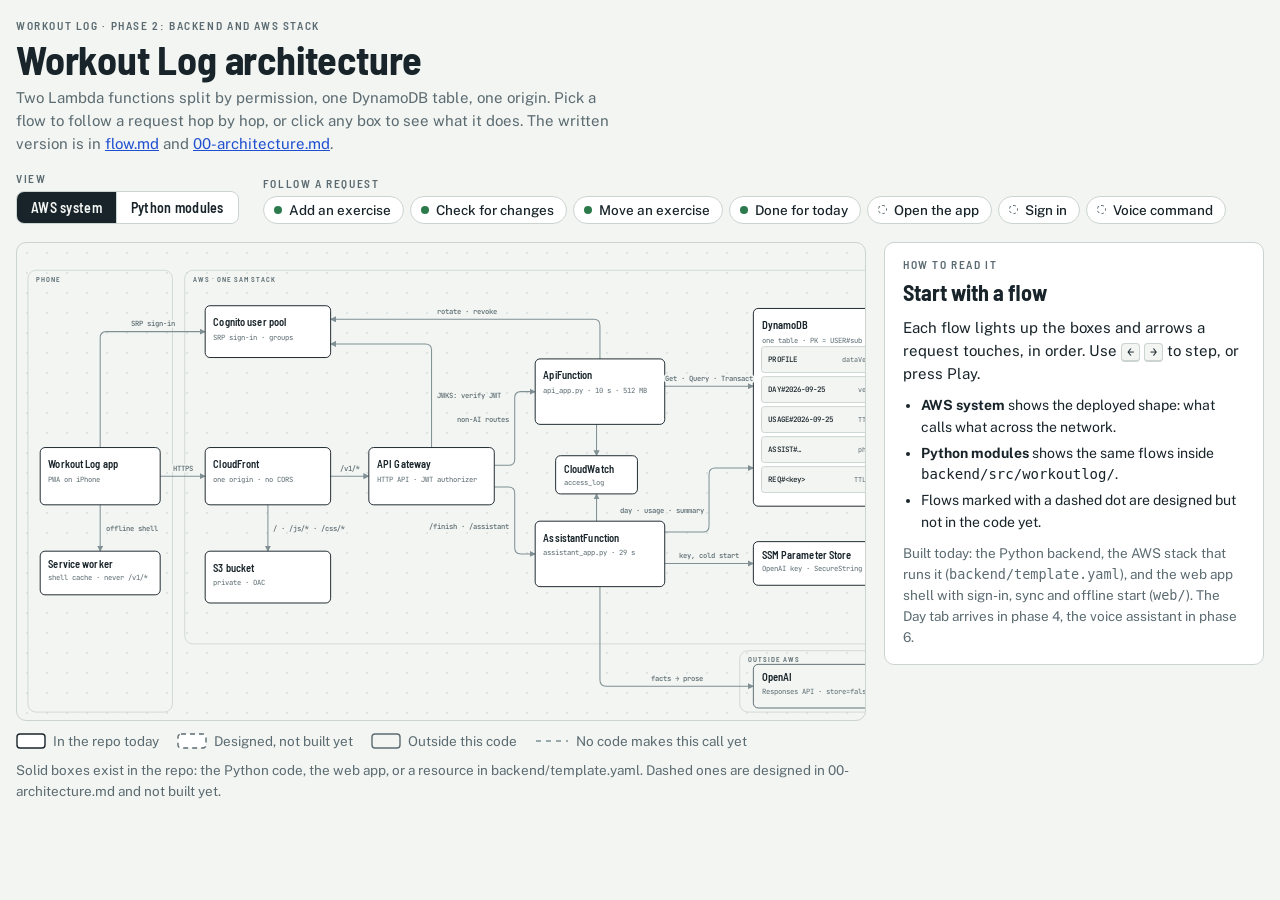
<file: docs/architecture.html>
<!doctype html>
<html lang="en">
<head>
<meta charset="utf-8">
<meta name="viewport" content="width=device-width, initial-scale=1, viewport-fit=cover">
<title>Workout Log Architecture</title>
<link rel="preconnect" href="https://fonts.googleapis.com">
<link rel="preconnect" href="https://fonts.gstatic.com" crossorigin>
<link rel="stylesheet" href="https://fonts.googleapis.com/css2?family=Barlow+Semi+Condensed:wght@500;600;700&family=Public+Sans:wght@400;500;600&family=JetBrains+Mono:wght@400;500;600&display=swap">
<style>
/* Layout: drafting-paper diagram on the left, a reading panel on the right that
   follows whatever is selected; stacks to one column on narrow screens. */
:root {
  --paper: #f3f5f2;
  --surface: #ffffff;
  --ink: #18242a;
  --muted: #5b6b71;
  --line: #cbd4d1;
  --grid: #dde4e1;
  --edge: #7f8f94;
  --accent: #1f4fd1;
  --accent-soft: #9fb3ec;
  --accent-wash: #e4eafb;
  --warn: #b9450f;
  --warn-wash: #fbeadf;
  --ok: #2c7a4c;
  --ok-wash: #e0f0e6;

  --display: "Barlow Semi Condensed", "Arial Narrow", "Helvetica Neue", Arial, sans-serif;
  --body: "Public Sans", "Segoe UI", system-ui, -apple-system, sans-serif;
  --mono: "JetBrains Mono", ui-monospace, "SF Mono", Menlo, Consolas, monospace;
  color-scheme: light;
}
@media (prefers-color-scheme: dark) {
  :root:not([data-theme="light"]) {
    --paper: #0f1518; --surface: #172025; --ink: #e2e9e6; --muted: #93a3a8;
    --line: #2b393f; --grid: #1a2428; --edge: #6d7e84;
    --accent: #7f9cff; --accent-soft: #3c5196; --accent-wash: #1b2650;
    --warn: #f0905f; --warn-wash: #3a2218; --ok: #6cc28f; --ok-wash: #163024;
    color-scheme: dark;
  }
}
:root[data-theme="dark"] {
  --paper: #0f1518; --surface: #172025; --ink: #e2e9e6; --muted: #93a3a8;
  --line: #2b393f; --grid: #1a2428; --edge: #6d7e84;
  --accent: #7f9cff; --accent-soft: #3c5196; --accent-wash: #1b2650;
  --warn: #f0905f; --warn-wash: #3a2218; --ok: #6cc28f; --ok-wash: #163024;
  color-scheme: dark;
}

* { box-sizing: border-box; }
html, body { margin: 0; }
body {
  background: var(--paper);
  color: var(--ink);
  font: 400 15px/1.55 var(--body);
  padding: max(20px, env(safe-area-inset-top, 0px)) 16px max(32px, env(safe-area-inset-bottom, 0px));
}
.wrap { max-width: 1480px; margin: 0 auto; display: grid; gap: 18px; }
[hidden] { display: none !important; }
button { font: inherit; color: inherit; }
:focus-visible { outline: 2px solid var(--accent); outline-offset: 2px; }

/* ---------- header ---------- */
header { display: grid; gap: 6px; }
.eyebrow {
  font: 600 11.5px/1 var(--display); letter-spacing: .14em; text-transform: uppercase;
  color: var(--muted); margin: 0;
}
h1 {
  font: 700 clamp(28px, 4vw, 40px)/1.05 var(--display); margin: 0; letter-spacing: -.005em;
  text-wrap: balance;
}
.lede { margin: 0; color: var(--muted); max-width: 68ch; }
.lede a { color: var(--accent); }

/* ---------- toolbar ---------- */
.toolbar { display: flex; flex-wrap: wrap; gap: 12px 24px; align-items: end; }
.group { display: grid; gap: 6px; min-width: 0; }
.seg { display: inline-flex; border: 1px solid var(--line); border-radius: 8px; overflow: hidden; background: var(--surface); }
.seg button {
  border: 0; background: transparent; padding: 7px 14px; cursor: pointer;
  font: 600 14px var(--display); letter-spacing: .02em;
}
.seg button + button { border-left: 1px solid var(--line); }
.seg button[aria-pressed="true"] { background: var(--ink); color: var(--paper); }
.chips { display: flex; flex-wrap: wrap; gap: 6px; }
.chip {
  border: 1px solid var(--line); background: var(--surface); border-radius: 999px;
  padding: 5px 12px 5px 10px; cursor: pointer; display: inline-flex; align-items: center; gap: 7px;
  font: 500 13.5px var(--body);
}
.chip .dot { width: 8px; height: 8px; border-radius: 50%; background: var(--ok); flex: none; }
.chip.designed .dot { background: transparent; border: 1.5px dashed var(--muted); width: 9px; height: 9px; }
.chip[aria-pressed="true"] { border-color: var(--accent); background: var(--accent-wash); color: var(--accent); }
.btn {
  border: 1px solid var(--line); background: var(--surface); border-radius: 7px;
  padding: 6px 12px; cursor: pointer; font: 500 13.5px var(--body);
}
.btn:hover, .chip:hover { border-color: var(--accent); }

/* ---------- main ---------- */
main { display: grid; grid-template-columns: minmax(0, 1fr) 380px; gap: 18px; align-items: start; }
@media (max-width: 1060px) { main { grid-template-columns: minmax(0, 1fr); } }

figure { margin: 0; min-width: 0; display: grid; gap: 10px; }
.board {
  border: 1px solid var(--line); border-radius: 10px; overflow-x: auto;
  background-color: var(--paper);
  background-image: radial-gradient(var(--grid) 1.1px, transparent 1.2px);
  background-size: 20px 20px;
}
svg.diagram { display: block; width: 100%; min-width: 900px; height: auto; }
figcaption { color: var(--muted); font-size: 13.5px; display: flex; flex-wrap: wrap; gap: 8px 18px; align-items: center; }
.legend { display: inline-flex; align-items: center; gap: 7px; }
.legend svg { flex: none; }

/* svg: zones */
.zone rect { fill: none; stroke: var(--line); stroke-width: 1.2; }
.zlabel { font: 600 10.5px var(--display); letter-spacing: .14em; fill: var(--muted); text-transform: uppercase; }

/* svg: nodes */
.node { cursor: pointer; transition: opacity .2s ease; outline: none; }
.node .box { fill: var(--surface); stroke: var(--ink); stroke-width: 1.4; transition: stroke .2s, fill .2s; }
.node.st-designed .box { stroke: var(--muted); stroke-dasharray: 5 4; }
.node.st-idle .box { stroke: var(--muted); }
.node.st-ext .box { fill: var(--paper); stroke: var(--muted); }
.node.row .box { fill: var(--paper); stroke: var(--line); stroke-dasharray: none; }
.node.row.st-designed .box { stroke: var(--muted); stroke-dasharray: 4 3; }
.node .title { font: 600 15.5px var(--display); fill: var(--ink); letter-spacing: .01em; }
.node .title.mono { font: 600 13px var(--mono); letter-spacing: 0; }
.node .sub { font: 400 10.5px var(--mono); fill: var(--muted); }
.node.row .title { font: 500 11px var(--mono); }
.node.row .sub { font-size: 10px; }
.node:hover .box, .node:focus-visible .box { stroke: var(--accent); }
.node:focus-visible .box { stroke-width: 2.6; }
.node.is-active .box { stroke: var(--accent); stroke-width: 2.4; fill: var(--accent-wash); stroke-dasharray: none; }
.node.is-active .title { fill: var(--accent); }
.node.is-past .box { stroke: var(--accent-soft); stroke-width: 1.8; }
.node.is-selected .box { stroke: var(--accent); stroke-width: 2.6; }
.node.is-near .box { stroke: var(--accent); }
.is-dim { opacity: .26; }
.tag rect { fill: var(--warn-wash); stroke: var(--warn); stroke-width: 1; }
.tag text { font: 600 9.5px var(--display); letter-spacing: .12em; fill: var(--warn); }

/* svg: edges */
.edge .line { fill: none; stroke: var(--edge); stroke-width: 1.5; transition: stroke .2s; }
.edge.st-designed .line, .edge.st-idle .line { stroke-dasharray: 5 5; }
.edge.is-past .line { stroke: var(--accent-soft); stroke-width: 2; }
.edge.is-near .line { stroke: var(--accent); stroke-width: 2; }
.edge.is-active .line { stroke: var(--accent); stroke-width: 2.6; stroke-dasharray: 8 5; animation: flow .9s linear infinite; }
.elabel {
  font: 500 10.5px var(--mono); fill: var(--muted);
  paint-order: stroke; stroke: var(--paper); stroke-width: 5px; stroke-linejoin: round;
  transition: opacity .2s ease;
}
.elabel.is-active, .elabel.is-near { fill: var(--accent); font-weight: 600; }
.mk-base { fill: var(--edge); }
.mk-on { fill: var(--accent); }
.mk-past { fill: var(--accent-soft); }
@keyframes flow { to { stroke-dashoffset: -26; } }
@media (prefers-reduced-motion: reduce) {
  .edge.is-active .line { animation: none; stroke-dasharray: none; }
  .node, .elabel, .edge .line { transition: none; }
}

/* ---------- panel ---------- */
aside { display: grid; gap: 14px; min-width: 0; position: sticky; top: max(12px, env(safe-area-inset-top, 0px)); }
@media (max-width: 1060px) { aside { position: static; } }
.card {
  background: var(--surface); border: 1px solid var(--line); border-radius: 10px;
  padding: 16px 18px; display: grid; gap: 10px; min-width: 0;
}
.card h2, .card h3 { margin: 0; font: 700 22px/1.15 var(--display); text-wrap: balance; }
.card h3 { font-size: 20px; }
.card p { margin: 0; }
.card .meta { display: flex; flex-wrap: wrap; gap: 6px 10px; align-items: center; }
.route { font: 500 12.5px var(--mono); color: var(--muted); overflow-wrap: anywhere; }
.status {
  display: inline-flex; align-items: center; gap: 6px; font: 600 11px var(--display);
  letter-spacing: .1em; text-transform: uppercase; padding: 3px 8px; border-radius: 4px;
  background: var(--ok-wash); color: var(--ok);
}
.status.designed { background: transparent; color: var(--muted); border: 1px dashed var(--muted); }
.status.ext, .status.idle { background: transparent; color: var(--muted); border: 1px solid var(--line); }

.controls { display: flex; align-items: center; gap: 8px; flex-wrap: wrap; }
.controls .count { font: 600 14px var(--display); color: var(--muted); font-variant-numeric: tabular-nums; margin-right: auto; }

ol.steps { list-style: none; margin: 0; padding: 0; display: grid; gap: 2px; counter-reset: step; }
ol.steps li { counter-increment: step; }
ol.steps button {
  width: 100%; text-align: left; border: 0; background: transparent; cursor: pointer;
  display: grid; grid-template-columns: 26px minmax(0, 1fr); gap: 2px 10px;
  padding: 7px 8px; border-radius: 7px;
}
ol.steps button::before {
  content: counter(step); grid-row: span 2; align-self: start;
  width: 24px; height: 24px; border-radius: 50%; display: grid; place-items: center;
  font: 700 13px var(--display); border: 1.5px solid var(--line); color: var(--muted);
  font-variant-numeric: tabular-nums;
}
ol.steps button:hover { background: var(--paper); }
ol.steps .t { font-weight: 600; font-size: 14.5px; line-height: 1.35; padding-top: 2px; }
ol.steps .d { font-size: 13.5px; color: var(--muted); display: none; }
ol.steps li.past button::before { border-color: var(--accent-soft); color: var(--accent); }
ol.steps li.current button { background: var(--accent-wash); }
ol.steps li.current button::before { background: var(--accent); border-color: var(--accent); color: var(--surface); }
ol.steps li.current .d { display: block; color: var(--ink); }

dl.facts { margin: 0; display: grid; grid-template-columns: minmax(0, 38%) minmax(0, 1fr); gap: 6px 12px; font-size: 13.5px; }
dl.facts dt { color: var(--muted); }
dl.facts dd { margin: 0; overflow-wrap: anywhere; }
.files { display: flex; flex-wrap: wrap; gap: 6px; }
.files code {
  font: 500 12px var(--mono); background: var(--paper); border: 1px solid var(--line);
  border-radius: 4px; padding: 2px 6px; overflow-wrap: anywhere;
}
.links { display: flex; flex-wrap: wrap; gap: 6px; }
.links button {
  border: 1px solid var(--line); background: var(--paper); border-radius: 6px;
  padding: 3px 9px; cursor: pointer; font: 500 12.5px var(--body);
}
.links button:hover { border-color: var(--accent); color: var(--accent); }
.sublabel { font: 600 11px var(--display); letter-spacing: .12em; text-transform: uppercase; color: var(--muted); }
.card ul { margin: 0; padding-left: 18px; display: grid; gap: 4px; font-size: 14px; }
kbd { font: 500 12px var(--mono); border: 1px solid var(--line); border-bottom-width: 2px; border-radius: 4px; padding: 0 5px; background: var(--paper); }
</style>
</head>
<body>
<div class="wrap">

  <header>
    <p class="eyebrow">Workout Log · phase 2: backend and AWS stack</p>
    <h1>Workout Log architecture</h1>
    <p class="lede">
      Two Lambda functions split by permission, one DynamoDB table, one origin.
      Pick a flow to follow a request hop by hop, or click any box to see what it does.
      The written version is in <a href="flow.md">flow.md</a> and <a href="00-architecture.md">00-architecture.md</a>.
    </p>
  </header>

  <div class="toolbar">
    <div class="group">
      <span class="eyebrow">View</span>
      <div class="seg" role="group" aria-label="Diagram view">
        <button type="button" id="viewSystem" data-view="system" aria-pressed="true">AWS system</button>
        <button type="button" id="viewCode" data-view="code" aria-pressed="false">Python modules</button>
      </div>
    </div>
    <div class="group">
      <span class="eyebrow">Follow a request</span>
      <div class="chips" id="flowChips"></div>
    </div>
  </div>

  <main>
    <figure>
      <div class="board">
        <svg class="diagram" id="diagram" role="group" aria-label="Architecture diagram"></svg>
      </div>
      <figcaption>
        <span class="legend">
          <svg width="30" height="16" aria-hidden="true"><rect x="1" y="1" width="28" height="14" rx="3" fill="var(--surface)" stroke="var(--ink)" stroke-width="1.4"/></svg>
          In the repo today
        </span>
        <span class="legend">
          <svg width="30" height="16" aria-hidden="true"><rect x="1" y="1" width="28" height="14" rx="3" fill="var(--surface)" stroke="var(--muted)" stroke-width="1.4" stroke-dasharray="5 4"/></svg>
          Designed, not built yet
        </span>
        <span class="legend">
          <svg width="30" height="16" aria-hidden="true"><rect x="1" y="1" width="28" height="14" rx="3" fill="var(--paper)" stroke="var(--muted)" stroke-width="1.4"/></svg>
          Outside this code
        </span>
        <span class="legend">
          <svg width="34" height="10" aria-hidden="true"><line x1="1" y1="5" x2="33" y2="5" stroke="var(--edge)" stroke-width="1.5" stroke-dasharray="5 5"/></svg>
          No code makes this call yet
        </span>
        <span id="caption"></span>
      </figcaption>
    </figure>

    <aside id="panel" aria-live="polite">
      <section class="card" id="introCard">
        <p class="eyebrow">How to read it</p>
        <h2>Start with a flow</h2>
        <p>Each flow lights up the boxes and arrows a request touches, in order. Use <kbd>←</kbd> <kbd>→</kbd> to step, or press Play.</p>
        <ul>
          <li><b>AWS system</b> shows the deployed shape: what calls what across the network.</li>
          <li><b>Python modules</b> shows the same flows inside <code>backend/src/workoutlog/</code>.</li>
          <li>Flows marked with a dashed dot are designed but not in the code yet.</li>
        </ul>
        <p style="color:var(--muted);font-size:13.5px">Built today: the Python backend, the AWS stack that runs it (<code>backend/template.yaml</code>), and the web app shell with sign-in, sync and offline start (<code>web/</code>). The Day tab arrives in phase 4, the voice assistant in phase 6.</p>
      </section>

      <section class="card" id="flowCard" hidden>
        <div class="meta">
          <span class="status" id="flowStatus"></span>
          <span class="route" id="flowRoute"></span>
        </div>
        <h2 id="flowName"></h2>
        <div class="controls">
          <span class="count" id="stepCount"></span>
          <button class="btn" type="button" id="prevStep" aria-label="Previous step">← Prev</button>
          <button class="btn" type="button" id="playStep">Play</button>
          <button class="btn" type="button" id="nextStep" aria-label="Next step">Next →</button>
        </div>
        <ol class="steps" id="steps"></ol>
        <div class="links"><button type="button" id="clearFlow">Clear flow</button></div>
      </section>

      <section class="card" id="nodeCard" hidden></section>
    </aside>
  </main>
</div>

<script>
(() => {
  "use strict";

  // ---------------------------------------------------------------- data
  // st: "repo" = exists in the repo, "designed" = docs only, "ext" = outside
  // this code, "idle" = code exists but nothing calls it.
  const N = (id, x, y, w, h, title, sub, st, opts = {}) => ({ id, x, y, w, h, title, sub, st, ...opts });
  const E = (id, from, to, pts, label, lx, ly, anchor, st) => ({ id, from, to, pts, label, lx, ly, anchor: anchor || "middle", st: st || "repo" });

  const VIEWS = {
    system: {
      viewBox: [0, 0, 1320, 700],
      caption: "Solid boxes exist in the repo: the Python code, the web app, or a resource in backend/template.yaml. Dashed ones are designed in 00-architecture.md and not built yet.",
      zones: [
        { x: 16, y: 40, w: 212, h: 648, label: "Phone" },
        { x: 246, y: 40, w: 1058, h: 548, label: "AWS · one SAM stack" },
        { x: 1060, y: 598, w: 244, h: 90, label: "Outside AWS" }
      ],
      nodes: [
        N("browser", 34, 300, 176, 84, "Workout Log app", "PWA on iPhone", "repo"),
        N("sw", 34, 452, 176, 64, "Service worker", "shell cache · never /v1/*", "repo"),
        N("cognito", 276, 92, 184, 76, "Cognito user pool", "SRP sign-in · groups", "repo"),
        N("cloudfront", 276, 300, 184, 84, "CloudFront", "one origin · no CORS", "repo"),
        N("s3", 276, 452, 184, 76, "S3 bucket", "private · OAC", "repo"),
        N("apigw", 516, 300, 184, 84, "API Gateway", "HTTP API · JWT authorizer", "repo"),
        N("apifn", 760, 170, 190, 96, "ApiFunction", "api_app.py · 10 s · 512 MB", "repo"),
        N("logs", 790, 312, 120, 56, "CloudWatch", "access_log", "repo"),
        N("asstfn", 760, 408, 190, 96, "AssistantFunction", "assistant_app.py · 29 s", "repo"),
        N("dynamo", 1080, 96, 216, 290, "DynamoDB", "one table · PK = USER#sub", "repo"),
        N("ddb_profile", 1092, 152, 192, 38, "PROFILE", "dataVersion", "repo", { row: true }),
        N("ddb_day", 1092, 196, 192, 38, "DAY#2026-09-25", "version", "repo", { row: true }),
        N("ddb_usage", 1092, 240, 192, 38, "USAGE#2026-09-25", "TTL 3 d", "repo", { row: true }),
        N("ddb_assist", 1092, 284, 192, 38, "ASSIST#…", "phase 6", "idle", { row: true }),
        N("ddb_req", 1092, 328, 192, 38, "REQ#<key>", "TTL 24 h", "repo", { row: true }),
        N("ssm", 1080, 438, 216, 64, "SSM Parameter Store", "OpenAI key · SecureString", "repo"),
        N("openai", 1080, 618, 216, 64, "OpenAI", "Responses API · store=false", "ext")
      ],
      edges: [
        E("s_br_cf", "browser", "cloudfront", [[210, 342], [276, 342]], "HTTPS", 243, 334, "middle"),
        E("s_br_cog", "browser", "cognito", [[122, 300], [122, 130], [276, 130]], "SRP sign-in", 200, 122, "middle"),
        E("s_br_sw", "browser", "sw", [[122, 384], [122, 452]], "offline shell", 130, 422, "start"),
        E("s_cf_s3", "cloudfront", "s3", [[368, 384], [368, 452]], "/ · /js/* · /css/*", 376, 422, "start", "repo"),
        E("s_cf_gw", "cloudfront", "apigw", [[460, 342], [516, 342]], "/v1/*", 488, 334, "middle", "repo"),
        E("s_gw_cog", "apigw", "cognito", [[608, 300], [608, 148], [460, 148]], "JWKS: verify JWT", 616, 228, "start", "repo"),
        E("s_gw_api", "apigw", "apifn", [[700, 326], [730, 326], [730, 218], [760, 218]], "non-AI routes", 722, 262, "end", "repo"),
        E("s_gw_ast", "apigw", "asstfn", [[700, 358], [730, 358], [730, 456], [760, 456]], "/finish · /assistant", 722, 420, "end", "repo"),
        E("s_api_cog", "apifn", "cognito", [[855, 170], [855, 112], [460, 112]], "rotate · revoke", 660, 104, "middle", "repo"),
        E("s_api_ddb", "apifn", "dynamo", [[950, 210], [1080, 210]], "Get · Query · Transact", 1015, 202, "middle", "repo"),
        E("s_ast_ddb", "asstfn", "dynamo", [[950, 424], [1015, 424], [1015, 330], [1080, 330]], "day · usage · summary", 1007, 396, "end", "repo"),
        E("s_ast_ssm", "asstfn", "ssm", [[950, 470], [1080, 470]], "key, cold start", 1015, 462, "middle", "repo"),
        E("s_ast_oai", "asstfn", "openai", [[855, 504], [855, 650], [1080, 650]], "facts → prose", 968, 642, "middle", "repo"),
        E("s_api_log", "apifn", "logs", [[850, 266], [850, 312]], "", 0, 0, "middle", "repo"),
        E("s_ast_log", "asstfn", "logs", [[850, 408], [850, 368]], "", 0, 0, "middle", "repo")
      ]
    },
    code: {
      viewBox: [0, 0, 1400, 720],
      caption: "Every box here is a file under backend/src/workoutlog/. Arrows point from caller to callee.",
      zones: [
        { x: 330, y: 30, w: 420, h: 120, label: "Shared by both entry points" },
        { x: 405, y: 270, w: 415, h: 226, label: "Pure · no I/O" },
        { x: 1085, y: 36, w: 305, h: 436, label: "AssistantFunction only" }
      ],
      nodes: [
        N("api_app", 40, 50, 190, 80, "api_app.py", "ApiFunction entry", "repo", { mono: true }),
        N("assistant_app", 850, 50, 190, 80, "assistant_app.py", "AssistantFunction entry", "repo", { mono: true }),
        N("auth", 342, 66, 126, 60, "auth.py", "current_user", "repo", { mono: true }),
        N("models", 477, 66, 126, 60, "models.py", "Pydantic bodies", "repo", { mono: true }),
        N("errors", 612, 66, 126, 60, "errors.py", "one error shape", "repo", { mono: true }),
        N("sessions", 240, 180, 150, 60, "sessions.py", "/v1/auth/* cookie", "repo", { mono: true }),
        N("c_cognito", 250, 300, 130, 56, "Cognito", "token rotation", "ext"),
        N("service", 40, 300, 190, 80, "service.py", "day operations", "repo", { mono: true }),
        N("logic", 420, 300, 220, 80, "logic.py", "workout rules · JS twin", "repo", { mono: true }),
        N("catalog", 420, 420, 220, 60, "catalog.py", "exercise_catalog.json", "repo", { mono: true }),
        N("export_csv", 660, 420, 155, 56, "export_csv.py", "no caller", "idle", { mono: true }),
        N("summary", 830, 300, 170, 80, "summary.py", "facts for the model", "repo", { mono: true }),
        N("repo", 420, 540, 220, 80, "repo.py", "the only DynamoDB code", "repo", { mono: true }),
        N("c_dynamo", 420, 660, 220, 50, "DynamoDB", "moto in tests", "ext"),
        N("summarizer", 1100, 60, 180, 64, "summarizer.py", "write_summary()", "repo", { mono: true }),
        N("prompts", 1100, 170, 120, 50, "prompts.py", "SUMMARY_SYSTEM", "repo", { mono: true }),
        N("openai_client", 1100, 260, 190, 64, "openai_client.py", "the only key reader", "repo", { mono: true }),
        N("c_ssm", 1100, 400, 120, 56, "SSM", "OpenAI key", "ext"),
        N("c_openai", 1250, 400, 130, 56, "OpenAI", "Responses API", "ext")
      ],
      edges: [
        E("ev_api", null, "api_app", [[135, 8], [135, 50]], "Lambda event", 143, 32, "start"),
        E("ev_asst", null, "assistant_app", [[945, 8], [945, 50]], "Lambda event", 953, 32, "start"),
        E("a_g", "api_app", "auth", [[230, 90], [330, 90]], "Depends()", 280, 82),
        E("a_x", "api_app", "sessions", [[230, 118], [262, 118], [262, 180]], "/v1/auth/*", 270, 162, "start"),
        E("x_g", "sessions", "auth", [[370, 180], [370, 126]], "", 0, 0),
        E("x_c", "sessions", "c_cognito", [[315, 240], [315, 300]], "rotate · revoke", 307, 274, "end"),
        E("s_g", "assistant_app", "auth", [[850, 90], [750, 90]], "Depends()", 800, 82),
        E("a_v", "api_app", "service", [[135, 130], [135, 300]], "one call per route", 127, 218, "end"),
        E("a_r", "api_app", "repo", [[40, 112], [20, 112], [20, 600], [420, 600]], "list_days · ensure_profile", 220, 616),
        E("v_r", "service", "repo", [[135, 380], [135, 580], [420, 580]], "mutate_day(apply)", 278, 572),
        E("g_l", "models", "logic", [[540, 126], [540, 300]], "stored() → lookup", 548, 218, "start"),
        E("l_c", "logic", "catalog", [[530, 380], [530, 420]], "", 0, 0),
        E("u_l", "summary", "logic", [[830, 340], [640, 340]], "totals · top sets", 735, 332),
        E("s_u", "assistant_app", "summary", [[915, 130], [915, 300]], "facts", 923, 218, "start"),
        E("s_r", "assistant_app", "repo", [[1015, 130], [1015, 580], [640, 580]], "get_day · bump_usage · set_summary_once", 828, 572),
        E("r_d", "repo", "c_dynamo", [[530, 620], [530, 660]], "boto3", 538, 644, "start"),
        E("e_l", "export_csv", "logic", [[700, 420], [700, 368], [640, 368]], "tests only", 708, 400, "start", "idle"),
        E("s_z", "assistant_app", "summarizer", [[1040, 90], [1100, 90]], "lazy import", 1070, 82),
        E("z_p", "summarizer", "prompts", [[1140, 124], [1140, 170]], "instructions", 1148, 152, "start"),
        E("z_o", "summarizer", "openai_client", [[1260, 124], [1260, 260]], "client()", 1268, 196, "start"),
        E("o_m", "openai_client", "c_ssm", [[1140, 324], [1140, 400]], "api_key()", 1148, 366, "start"),
        E("o_x", "openai_client", "c_openai", [[1270, 324], [1270, 360], [1315, 360], [1315, 400]], "responses.create", 1292, 352)
      ]
    }
  };

  const STATUS_TEXT = { repo: "In the repo", designed: "Designed", ext: "Outside this code", idle: "No caller yet" };

  const DETAILS = {
    // ---- system view
    browser: { kind: "Frontend · PWA", status: "In the repo · make deploy-web", files: ["web/js/app.js", "web/js/session.js", "web/js/api.js", "web/js/sync.js", "web/js/views/signin.js"],
      body: ["Static HTML, CSS and plain ES modules, added to the iPhone home screen. No build step.",
             "Access and ID tokens live in memory only. The refresh token sits in an httpOnly cookie the page's JavaScript can't read."],
      facts: [["Polls", "GET /v1/days every 60 s with If-None-Match"], ["Sign-in", "SRP through a vendored, pinned amazon-cognito-identity-js"]] },
    sw: { kind: "Frontend", status: "In the repo", files: ["web/sw.js"],
      body: ["Caches the app shell so it opens instantly, online or not. It never caches /v1/*, so data always comes from the server."] },
    cognito: { kind: "AWS · identity", status: "In template.yaml · make deploy", files: ["backend/template.yaml · UserPool, UserPoolClient", "scripts/create-user.sh", "scripts/set-ai-access.sh"],
      body: ["Invite-only user pool. SRP sign-in means the password is never sent at sign-in.",
             "The ai-users and admins groups unlock the AI routes. The pool is retained if the stack is deleted."],
      facts: [["Access / ID token", "15 min, in memory"], ["Refresh token", "90 days, httpOnly cookie, rotated on every use (30 s grace)"], ["Auth flows", "ALLOW_USER_SRP_AUTH only"], ["Feature plan", "Essentials, which rotation needs"], ["Wrong passwords", "lockout doubles after 5 failures"]] },
    cloudfront: { kind: "AWS · edge", status: "In template.yaml · make deploy", files: ["backend/template.yaml · Distribution, SecurityHeaders"],
      body: ["One distribution serves the app and the API on the same origin, so there is no CORS configuration anywhere.",
             "API paths use CachingDisabled and AllViewerExceptHostHeader, which is what lets the Authorization, Cookie, Origin and Idempotency-Key headers reach API Gateway.",
             "A response headers policy adds the CSP (script-src 'self'), HSTS, nosniff, a referrer policy and a permissions policy."],
      facts: [["/, /js/*, /css/*", "S3"], ["/health", "ApiFunction, no auth"], ["/v1/auth/*", "ApiFunction, refresh cookie"], ["other /v1/*", "JWT, either function"]] },
    s3: { kind: "AWS · storage", status: "In template.yaml · make deploy-web", files: ["backend/template.yaml · WebBucket, WebBucketPolicy"],
      body: ["Private bucket with all public access blocked. Only this CloudFront distribution can read it, through Origin Access Control, and only over TLS."],
      facts: [["Filled by", "deploy-web.sh"]] },
    apigw: { kind: "AWS · API", status: "In template.yaml · make deploy", files: ["backend/template.yaml · HttpApi", "tests/test_template.py"],
      body: ["HTTP API with a built-in JWT authorizer, so a bad token is turned away before any Lambda runs.",
             "It checks signature and expiry, not revocation. That is why access tokens last 15 minutes."],
      facts: [["No authorizer", "/health, /v1/auth/refresh, /v1/auth/signout only (test_template.py checks)"], ["Timeout", "30 s per integration"], ["Throttling", "burst 50, rate 20, shared by all users"], ["Cost", "about $1.00 per million requests"]] },
    logs: { kind: "AWS · logs", status: "In the repo · 30-day retention", files: ["api_app.py · access_log", "assistant_app.py · access_log", "errors.py · _unhandled"],
      body: ["Each function's access_log middleware writes one JSON line per request. Bodies are never logged, because they hold notes, summaries and transcripts.",
             "A crash logs only the exception type."],
      facts: [["Fields", "requestId, route, status, ms, sub"]] },
    apifn: { kind: "AWS Lambda · Python 3.13", status: "In the repo · make deploy", files: ["api_app.py", "sessions.py", "service.py", "repo.py"],
      body: ["Every route that doesn't call OpenAI. It has no permission to read the key, so a bug here can't leak it.",
             "It also owns the refresh-token cookie routes, the only ones that start from a cookie instead of a JWT."],
      facts: [["Routes", "/health, /v1/me, /v1/days, /v1/days/{date}, exercises: POST, PUT, DELETE, move, /v1/requests/{key}, /v1/auth/session, /refresh, /signout"], ["Limits", "10 s, 512 MB, arm64"], ["IAM", "DynamoDB item actions on the table. No SSM, no KMS"]] },
    asstfn: { kind: "AWS Lambda · Python 3.13", status: "In the repo · make deploy", files: ["assistant_app.py", "summary.py", "assistant/"],
      body: ["The only function that can read the OpenAI key, and the only one that imports the SDK.",
             "Today it serves POST /v1/days/{date}/finish. /v1/assistant and its undo arrive in phase 6."],
      facts: [["Limits", "29 s, 1024 MB, arm64"], ["Daily AI cap", "DAILY_AI_LIMIT, default 100 per UTC day"], ["IAM", "the table, plus ssm:GetParameter on the one key parameter"]] },
    dynamo: { kind: "AWS · database", status: "In template.yaml · access code in repo", files: ["repo.py", "backend/template.yaml · Table"],
      body: ["One table. Every key starts with USER#<sub>, and sub only ever comes from the verified JWT, so each user stays inside their own partition.",
             "Every access is a GetItem, a single-partition Query or a transaction. No scans, no indexes."],
      facts: [["Billing", "on demand"], ["Safety", "point-in-time recovery, deletion protection, Retain"]] },
    ddb_profile: { kind: "DynamoDB item", status: "In the repo", files: ["repo.data_version", "repo._bump_version_op", "repo.ensure_profile"],
      body: ["email and dataVersion. dataVersion is the ETag for GET /v1/days. It moves in the same transaction as every day write, so a 304 can't hide a change."] },
    ddb_day: { kind: "DynamoDB item", status: "In the repo", files: ["repo.mutate_day", "repo.move_exercise", "repo.set_summary_once"],
      body: ["One workout day: place, notes, bodyweight, summary, summaryGeneratedAt, exercises keyed \"01\" to \"99\", and version.",
             "Each write is conditional on the version that was read. A conflict re-reads and re-applies, up to 3 times."] },
    ddb_usage: { kind: "DynamoDB item", status: "In the repo", files: ["repo.bump_usage", "repo.release_usage"],
      body: ["Atomic count of AI calls for one UTC day, so parallel calls can't both slip under the cap. A summary that fails gives its count back. Expires after 3 days."] },
    ddb_assist: { kind: "DynamoDB item", status: "Code exists · no caller until phase 6", files: ["repo.put_turn", "repo.get_turn", "repo.recent_turns"],
      body: ["One assistant turn with its undo snapshots, so a bare \"12 reps\" can answer the question asked a moment ago. Expires after 14 days."] },
    ddb_req: { kind: "DynamoDB item", status: "In the repo", files: ["repo.get_request", "repo._request_put_op", "api_app._idempotent"],
      body: ["One Idempotency-Key, for retries on a weak gym connection: the request hash, its status and the stored response. For POST /exercises and move it joins the same transaction as the write, so a retry replays instead of logging twice.",
             "The in_progress claim used by /v1/assistant arrives in phase 6. Expires after 24 hours."] },
    ssm: { kind: "AWS · secret", status: "Created by put-openai-key.sh · read code in repo", files: ["assistant/openai_client.py · api_key()", "scripts/put-openai-key.sh"],
      body: ["A SecureString parameter holding the OpenAI key. Free, where Secrets Manager would cost $0.40 a month. put-openai-key.sh creates it with read -s, and the key never appears on a command line."],
      facts: [["Read", "once per cold start, kept in memory"], ["Who can read it", "AssistantFunction only"]] },
    openai: { kind: "External service", status: "Called from repo code", files: ["assistant/summarizer.py", "assistant/openai_client.py"],
      body: ["Responses API with store=false. For the summary it receives only facts that Python computed, and writes prose."],
      facts: [["Model", "ASSISTANT_MODEL, default gpt-6-luna"], ["Timeout", "OPENAI_TIMEOUT 22 s, 1 retry"], ["Failures", "502 ai_unavailable, 402 openai_quota"]] },

    // ---- code view
    api_app: { kind: "Entry point · ApiFunction", status: "In the repo", files: ["api_app.py"],
      body: ["Routes stay thin. Each resolves its dependencies and makes one call into service.py, except /v1/me, /v1/days and /v1/requests/{key}, which call repo directly.",
             "POST /exercises and move go through _idempotent, which replays an earlier request with the same Idempotency-Key. access_log wraps every request. handler = Mangum(app) is what Lambda invokes."],
      facts: [["Dependency order", "day_date → exercise_key → current_user → get_repo → idempotency_key → body"], ["304", "list_days, when If-None-Match equals dataVersion"], ["Includes", "sessions.router for /v1/auth/*"]] },
    assistant_app: { kind: "Entry point · AssistantFunction", status: "In the repo", files: ["assistant_app.py"],
      body: ["finish_day checks the day, runs guard_ai (group, then the daily counter), computes the facts, calls the model, and writes the summary once.",
             "get_summarizer returns a function that imports the OpenAI SDK only when the model is called, so early 400, 409, 403 and 429 replies never load it. A failed summary gives its usage count back."],
      facts: [["Can return", "400 no_exercises, 409 already_summarized, 403 ai_not_enabled, 429 daily_limit, 502, 402"]] },
    auth: { kind: "Identity", status: "In the repo", files: ["auth.py"],
      body: ["current_user reads the claims API Gateway already verified, from scope[\"aws.event\"]. No sub → 401. There is no bypass; tests override the dependency."],
      facts: [["Groups", "a list, or the string \"[admins ai-users]\""], ["require_ai", "403 unless ai-users or admins"]] },
    models: { kind: "Validation", status: "In the repo", files: ["models.py"],
      body: ["Pydantic request models, with every size limit as a MAX_* constant and extra fields forbidden.",
             "ExerciseIn.stored() fills group and muscles from the catalog, so stored exercises are always complete."],
      facts: [["Models", "SetIn, ExerciseIn, DayPatch, MoveIn, FinishIn"], ["Bad date", "wrong length → 422, not a real date → 400"]] },
    errors: { kind: "Error shape", status: "In the repo", files: ["errors.py"],
      body: ["ApiError(status, code, message) is every deliberate error. install() turns ApiError, validation errors, HTTP errors and crashes into {\"error\": {code, message}}."] },
    service: { kind: "Day operations", status: "In the repo", files: ["service.py"],
      body: ["Written once so the REST routes and the phase 6 assistant change days the same way.",
             "Each operation builds an apply(day) closure for repo.mutate_day. _prune (repo.prune_day) deletes a day with nothing left worth keeping."],
      facts: [["Functions", "get_day, patch_day, add_exercise, replace_exercise, remove_exercise, move_exercise, replace_day (no caller)"]] },
    repo: { kind: "Data access", status: "In the repo", files: ["repo.py"],
      body: ["The only code that talks to DynamoDB.",
             "mutate_day reads, applies, then writes the day and the dataVersion bump in one conditional transaction. Up to 3 tries, then 409 version_conflict."],
      facts: [["Also", "move_exercise, set_summary_once, list_days with cursors, bump_usage, release_usage, get_request, prune_day"], ["No caller yet", "put_turn, get_turn, recent_turns"]] },
    logic: { kind: "Workout rules", status: "In the repo", files: ["logic.py"],
      body: ["Pure functions over plain dicts. A line-for-line JavaScript twin is planned in web/js/logic.js, and shared/fixtures/ keeps the two in step."],
      facts: [["Used by", "models (lookup), summary (totals, top sets, changes), export_csv"]] },
    catalog: { kind: "Catalog loader", status: "In the repo", files: ["catalog.py", "exercise_catalog.json"],
      body: ["Loads the catalog once per container. The JSON here is a copy: edit shared/exercise_catalog.json, then run make sync-shared."],
      facts: [["Provides", "groups, muscles, lookup rules (first match wins), main areas"]] },
    export_csv: { kind: "CSV builder", status: "No caller · tests only", files: ["export_csv.py"],
      body: ["One row per set. The browser builds the real export. This copy is for the phase 7 legacy import, and it's checked against shared/fixtures/export_expected.csv."] },
    summary: { kind: "Summary facts", status: "In the repo", files: ["summary.py"],
      body: ["day_facts computes every number the summary may state. facts_text writes them as plain lines for the model, which then can't get a total wrong."] },
    summarizer: { kind: "Model call", status: "In the repo", files: ["assistant/summarizer.py"],
      body: ["write_summary makes one Responses API call with store=False inside ai_errors(), and trims the result to 600 characters."] },
    prompts: { kind: "Prompt text", status: "In the repo", files: ["assistant/prompts.py"],
      body: ["SUMMARY_SYSTEM: 2 to 3 plain sentences, under 60 words, no hype, no emoji, no advice."] },
    openai_client: { kind: "OpenAI client", status: "In the repo", files: ["assistant/openai_client.py"],
      body: ["The only code that reads the key. api_key() calls SSM once per cold start. client() builds the OpenAI client with a 22 s timeout and 1 retry.",
             "ai_errors() maps SDK and SSM failures to 502 ai_unavailable, or 402 openai_quota, and logs only the exception type."] },
    sessions: { kind: "Refresh-token cookie", status: "In the repo", files: ["sessions.py"],
      body: ["POST /v1/auth/session, /refresh and /signout. The 90-day refresh token lives only in the wl_rt cookie: HttpOnly, Secure, SameSite=Strict, Path=/v1/auth.",
             "Every route first requires Origin to equal APP_ORIGIN, and refuses everything when it isn't set. /session refuses a token that belongs to someone else."],
      facts: [["Cognito calls", "GetTokensFromRefreshToken, RevokeToken, GlobalSignOut"], ["Errors", "401 signed_out / session_expired, 403 bad_origin / session_mismatch, 502 auth_unavailable"]] },
    c_cognito: { kind: "External · AWS", status: "Outside this code",
      body: ["The user pool's token endpoints. These calls need no IAM permissions; the token and the app client ID authorize them. Tests use a fake."] },
    c_dynamo: { kind: "External · AWS", status: "Outside this code",
      body: ["The real table in AWS. In tests, moto stands in, so the real conditional writes and transactions get exercised."] },
    c_ssm: { kind: "External · AWS", status: "Outside this code", body: ["Parameter Store, holding the OpenAI key as a SecureString."] },
    c_openai: { kind: "External service", status: "Outside this code", body: ["The OpenAI Responses API. Tests replace the summarizer, so they never reach it."] }
  };

  const FLOWS = [
    { id: "add", name: "Add an exercise", built: true, route: "POST /v1/days/{date}/exercises",
      system: [
        { n: ["browser"], e: [], t: "Tap Save", d: "The app sends POST /v1/days/2026-09-25/exercises with the access token and an Idempotency-Key it reuses on every retry of this Save." },
        { n: ["cloudfront"], e: ["s_br_cf"], t: "Same origin, no cache", d: "CloudFront passes /v1/* through uncached and forwards the Authorization header." },
        { n: ["apigw", "cognito"], e: ["s_cf_gw", "s_gw_cog"], t: "JWT checked before any code runs", d: "API Gateway checks the token's signature and expiry with Cognito's public keys. A bad or expired token gets 401 here." },
        { n: ["apifn"], e: ["s_gw_api"], t: "ApiFunction validates", d: "Date, caller (sub from the verified claims) and body are checked. The next exercise number comes from the current day." },
        { n: ["dynamo", "ddb_req", "ddb_day", "ddb_profile"], e: ["s_api_ddb"], t: "One transaction, three items", d: "A REQ# item already there means this is a retry: its stored reply goes back and nothing is written. Otherwise the day (if its version is unchanged), the dataVersion bump and the REQ# item go in one TransactWriteItems. A lost race re-reads and retries, up to 3 times, then 409." },
        { n: ["logs"], e: ["s_api_log"], t: "One log line", d: "requestId, route, status, ms and sub. Never the body." },
        { n: ["browser"], e: [], t: "201 with the whole day", d: "The UI re-renders from the returned day. The next poll sees the new dataVersion." }
      ],
      code: [
        { n: ["api_app"], e: ["ev_api"], t: "Mangum → access_log → add_exercise", d: "handler = Mangum(app) turns the Lambda event into a request and keeps the event in scope[\"aws.event\"]." },
        { n: ["auth", "models"], e: ["a_g"], t: "Dependencies, in order", d: "day_date → current_user → get_repo → idempotency_key, then ExerciseIn validates the body. A bad date or key is 400, a bad body is 422." },
        { n: ["api_app", "repo"], e: ["a_r"], t: "_idempotent: seen this key?", d: "repo.get_request reads REQ#<key>. Same hash → the stored reply, nothing written. Different hash → 422 idempotency_key_reused." },
        { n: ["service"], e: ["a_v"], t: "service.add_exercise", d: "Builds apply(day): start from a blank day if needed, refuse a 100th exercise, take next_order." },
        { n: ["repo"], e: ["v_r"], t: "repo.mutate_day runs the loop", d: "A consistent get_day, then apply() on a deep copy. apply runs again on every retry, so it always sees fresh data." },
        { n: ["models", "logic", "catalog"], e: ["g_l", "l_c"], t: "Fill in group and muscles", d: "Inside apply, ExerciseIn.stored() calls logic.lookup, which walks the catalog rules. First match wins; no match means Mobility." },
        { n: ["repo", "c_dynamo"], e: ["r_d"], t: "Conditional transaction", d: "Put the day if version = :v (or if it doesn't exist yet), plus dataVersion + 1, plus REQ#<key> if it doesn't exist. The REQ# condition failing → a racing copy won, replay its reply. A day conflict → wait 20 ms × attempt and go again." },
        { n: ["api_app", "errors"], e: [], t: "Respond", d: "{\"day\": …} with 201. Any ApiError on the way becomes {\"error\": {code, message}} through errors.install()." }
      ] },
    { id: "poll", name: "Check for changes", built: true, route: "GET /v1/days",
      system: [
        { n: ["browser"], e: [], t: "Poll every 60 s", d: "GET /v1/days with If-None-Match: \"41\", the last dataVersion the app saw." },
        { n: ["cloudfront", "apigw", "cognito"], e: ["s_br_cf", "s_cf_gw", "s_gw_cog"], t: "Edge and JWT check", d: "The same path as any /v1 call. Nothing is cached on the way." },
        { n: ["apifn"], e: ["s_gw_api"], t: "list_days", d: "Reads the version before anything else." },
        { n: ["dynamo", "ddb_profile"], e: ["s_api_ddb"], t: "One GetItem", d: "PROFILE.dataVersion is still 41 → 304 with no body. An unchanged log costs one small read." },
        { n: ["dynamo", "ddb_day"], e: ["s_api_ddb"], t: "Changed: query the days", d: "Query DAY# newest first, up to 500 per page, with a nextCursor for older pages." },
        { n: ["browser"], e: [], t: "Render and cache", d: "200 with the days and the new ETag, Cache-Control: no-store." }
      ],
      code: [
        { n: ["api_app"], e: ["ev_api"], t: "list_days", d: "cursor and limit from the query string, If-None-Match from the headers." },
        { n: ["auth"], e: ["a_g"], t: "current_user", d: "No sub in the claims → 401. Everything after this stays inside USER#<sub>." },
        { n: ["repo", "c_dynamo"], e: ["a_r", "r_d"], t: "repo.data_version", d: "A strongly consistent GetItem on PROFILE for dataVersion only, so a poll right after a write never gets a stale 304." },
        { n: ["api_app"], e: [], t: "304, or keep going", d: "No cursor and the ETag matches → Response(304). A request with a cursor is never revalidated." },
        { n: ["repo", "c_dynamo"], e: ["a_r", "r_d"], t: "repo.list_days", d: "_decode_cursor, then the cursor must be one of the caller's own DAY# keys (else 400 bad_cursor). Query, then public_day strips PK, SK, type and ttl from each item." }
      ] },
    { id: "move", name: "Move an exercise", built: true, route: "POST …/exercises/{key}/move",
      system: [
        { n: ["browser"], e: [], t: "Move to another date", d: "POST /v1/days/2026-09-25/exercises/03/move with {\"toDate\": \"2026-09-26\"}." },
        { n: ["cloudfront", "apigw", "cognito"], e: ["s_br_cf", "s_cf_gw", "s_gw_cog"], t: "Edge and JWT check", d: "As for every /v1 route." },
        { n: ["apifn"], e: ["s_gw_api"], t: "Read both days", d: "The source day must hold that exercise, or it's 404. The target day may not exist yet." },
        { n: ["dynamo", "ddb_day", "ddb_profile"], e: ["s_api_ddb"], t: "Three items, one transaction", d: "Source day (or its delete), target day and the dataVersion bump, each day conditional on its version. The exercise is never on both days or neither." }
      ],
      code: [
        { n: ["api_app", "models"], e: ["ev_api", "a_g"], t: "Validate", d: "day_date, exercise_key, current_user, then MoveIn checks toDate." },
        { n: ["service"], e: ["a_v"], t: "service.move_exercise", d: "Passes straight through. A move spans two days, so it can't use the single-day mutate_day loop." },
        { n: ["repo"], e: ["v_r"], t: "repo.move_exercise", d: "Same date → 400. Reads both days, renumbers the exercise with next_order on the target, and runs prune_day on the source: the same rule as every other write, so a summarized day survives." },
        { n: ["repo", "c_dynamo"], e: ["r_d"], t: "One TransactWriteItems", d: "Both days, the dataVersion bump, and REQ#<key> when an Idempotency-Key was sent. A conditional failure backs off and retries, up to 3 times, then 409 version_conflict. Returns the target day." }
      ] },
    { id: "finish", name: "Done for today", built: true, route: "POST /v1/days/{date}/finish",
      system: [
        { n: ["browser"], e: [], t: "Tap “Done for today”", d: "POST /v1/days/2026-09-25/finish, optionally with how the session felt." },
        { n: ["cloudfront", "apigw", "cognito"], e: ["s_br_cf", "s_cf_gw", "s_gw_cog"], t: "Edge and JWT check", d: "As for every /v1 route." },
        { n: ["asstfn"], e: ["s_gw_ast"], t: "Routed to AssistantFunction", d: "The only function allowed to spend OpenAI credit." },
        { n: ["dynamo", "ddb_day"], e: ["s_ast_ddb"], t: "Cheap checks first", d: "No exercises → 400. Already has summaryGeneratedAt → 409. Neither costs a model call." },
        { n: ["dynamo", "ddb_usage"], e: ["s_ast_ddb"], t: "Group, then the daily cap", d: "Not in ai-users or admins → 403. Then an atomic count on USAGE#2026-09-25; over DAILY_AI_LIMIT → 429." },
        { n: ["dynamo", "ddb_day"], e: ["s_ast_ddb"], t: "History for comparisons", d: "Up to 200 recent days, so each exercise's top set can be compared with last time." },
        { n: ["ssm"], e: ["s_ast_ssm"], t: "Key, first call only", d: "On a cold start the key is read from SSM and kept in memory for later requests." },
        { n: ["openai"], e: ["s_ast_oai"], t: "Facts in, prose out", d: "Only Python-computed facts are sent, with store=false. The model writes 2 to 3 sentences." },
        { n: ["dynamo", "ddb_day", "ddb_profile"], e: ["s_ast_ddb"], t: "Write once", d: "Saved only if summaryGeneratedAt doesn't exist yet, in the same transaction as the dataVersion bump. Two simultaneous taps: one wins, the other gets 409." },
        { n: ["browser"], e: [], t: "Summary appears", d: "The button is gone for good on that day. Editing the summary later is a PATCH, which never brings it back." }
      ],
      code: [
        { n: ["assistant_app"], e: ["ev_asst"], t: "finish_day", d: "Dependencies: day_date, current_user, get_repo, get_summarizer, then FinishIn. get_summarizer only hands back a function; nothing heavy is imported yet." },
        { n: ["auth", "models"], e: ["s_g"], t: "Who, and what was sent", d: "current_user from the claims. FinishIn allows only notes and timezone, and timezone isn't used yet." },
        { n: ["repo", "c_dynamo"], e: ["s_r", "r_d"], t: "repo.get_day", d: "400 no_exercises or 409 already_summarized, before any money is spent." },
        { n: ["auth", "repo"], e: ["s_g", "s_r"], t: "guard_ai", d: "require_ai → 403, then repo.bump_usage on USAGE#<UTC date> → 429 over the cap. If the summary later fails, release_usage gives the count back." },
        { n: ["repo"], e: ["s_r"], t: "repo.list_days(limit=200)", d: "The history, minus today." },
        { n: ["summary", "logic", "catalog"], e: ["s_u", "u_l", "l_c"], t: "day_facts → facts_text", d: "Totals, sets per muscle, areas not worked, top sets and the change since last time, written as plain lines." },
        { n: ["summarizer", "prompts", "openai_client", "c_ssm"], e: ["s_z", "z_p", "z_o", "o_m"], t: "write_summary", d: "The OpenAI SDK is imported here, first time per container. client() reads the key once through api_key(), then reuses the OpenAI client. An SSM failure becomes 502." },
        { n: ["openai_client", "c_openai"], e: ["o_x"], t: "responses.create", d: "store=False, low reasoning effort, output trimmed to 600 characters. ai_errors() turns failures into 502 or 402." },
        { n: ["repo", "c_dynamo"], e: ["s_r", "r_d"], t: "repo.set_summary_once", d: "An update conditional on attribute_not_exists(summaryGeneratedAt), plus dataVersion + 1. Losing the condition → 409." }
      ] },
    { id: "open", name: "Open the app", built: false, route: "server side built · app in phase 3",
      system: [
        { n: ["browser", "sw"], e: ["s_br_sw"], t: "Shell from cache", d: "The service worker paints the app immediately, online or not." },
        { n: ["cloudfront", "s3"], e: ["s_br_cf", "s_cf_s3"], t: "Static files", d: "Anything not cached comes from the private S3 bucket through CloudFront." },
        { n: ["apifn"], e: ["s_br_cf", "s_cf_gw", "s_gw_api"], t: "POST /v1/auth/refresh", d: "Authorized by the refresh cookie (Path=/v1/auth), not a JWT. The server checks the Origin header first." },
        { n: ["cognito"], e: ["s_api_cog"], t: "Swap the cookie", d: "GetTokensFromRefreshToken returns new access and ID tokens and a new refresh token; the old one stops working 30 s later. No cookie, or a revoked one → 401 and the sign-in screen." },
        { n: ["apifn", "dynamo", "ddb_profile"], e: ["s_br_cf", "s_cf_gw", "s_gw_api", "s_api_ddb"], t: "Then GET /v1/days", d: "With If-None-Match, as in “Check for changes”. Usually a 304." }
      ],
      code: [
        { n: ["api_app", "sessions"], e: ["ev_api", "a_x"], t: "POST /v1/auth/refresh", d: "sessions.refresh. require_same_origin runs first: Origin must equal APP_ORIGIN, or 403 bad_origin. No wl_rt cookie → 401 signed_out." },
        { n: ["sessions", "c_cognito"], e: ["x_c"], t: "rotate(cookie)", d: "GetTokensFromRefreshToken. A dead or reused token → 401 session_expired and the cookie is cleared. Otherwise access and ID tokens go back, and the rotated refresh token goes into a new cookie." },
        { n: ["api_app", "auth", "repo", "c_dynamo"], e: ["a_g", "a_r", "r_d"], t: "Then the poll", d: "GET /v1/days runs list_days → data_version → 304, as in “Check for changes”." }
      ] },
    { id: "signin", name: "Sign in", built: false, route: "server side built · form in phase 3",
      system: [
        { n: ["browser", "cognito"], e: ["s_br_cog"], t: "SRP with Cognito", d: "InitiateAuth, then RespondToAuthChallenge. The app proves it knows the password without sending it." },
        { n: ["browser"], e: [], t: "Tokens arrive in memory", d: "Access and ID tokens (15 min) and a refresh token. Nothing goes to localStorage." },
        { n: ["apifn"], e: ["s_br_cf", "s_cf_gw", "s_gw_cog", "s_gw_api"], t: "POST /v1/auth/session", d: "Bearer access token, with the refresh token in the body." },
        { n: ["cognito"], e: ["s_api_cog"], t: "Rotate and bind", d: "The server swaps the refresh token, checks both tokens belong to the same user, and sets an httpOnly, Secure, SameSite=Strict cookie that lasts 90 days." },
        { n: ["browser"], e: [], t: "The app forgets the refresh token", d: "From here on, only the cookie can get new access tokens." }
      ],
      code: [
        { n: ["api_app", "sessions"], e: ["ev_api", "a_x"], t: "POST /v1/auth/session", d: "The SRP form itself is frontend work (phase 3). Server side: Origin check, then SessionIn {refreshToken}." },
        { n: ["sessions", "auth"], e: ["x_g"], t: "current_user", d: "This route keeps the JWT authorizer, so sub comes from the verified access token." },
        { n: ["sessions", "c_cognito"], e: ["x_c"], t: "Rotate and bind", d: "rotate() swaps the token. token_sub(new ID token) must equal the caller's sub; otherwise the new token is revoked and it's 403 session_mismatch. Then the wl_rt cookie is set and the reply is just {ok: true}." }
      ] },
    { id: "voice", name: "Voice command", built: false, route: "phase 6",
      system: [
        { n: ["browser"], e: [], t: "Record and send", d: "About 240 KB per minute of audio. POST /v1/assistant with an Idempotency-Key that stays the same on every retry." },
        { n: ["asstfn"], e: ["s_br_cf", "s_cf_gw", "s_gw_cog", "s_gw_ast"], t: "AssistantFunction", d: "Group check, then claim the key. A retry of finished work gets the stored reply back." },
        { n: ["dynamo", "ddb_req", "ddb_usage"], e: ["s_ast_ddb"], t: "Claim the key, count usage", d: "REQ#<key> goes in_progress and USAGE# goes up by one." },
        { n: ["ssm", "openai"], e: ["s_ast_ssm", "s_ast_oai"], t: "Transcribe, then reason", d: "gpt-transcribe, then the Responses API with function tools and the last 3 turns for that date, all inside a 25 s deadline." },
        { n: ["dynamo", "ddb_day", "ddb_assist", "ddb_req", "ddb_profile"], e: ["s_ast_ddb"], t: "Apply through service.py", d: "Tool calls go through the same service functions as the form. The turn is saved with undo snapshots, and the key is marked done in the same transaction." },
        { n: ["browser"], e: [], t: "Reply and undo", d: "Transcript, reply, changed days and an undo token." }
      ],
      code: [
        { n: ["repo", "service"], e: [], t: "Building blocks only", d: "repo.put_turn, get_turn, recent_turns and service.replace_day exist but nothing calls them. REQ# items and GET /v1/requests/{key} already work; the in_progress claim and /v1/assistant arrive in phase 6." }
      ] }
  ];

  // --------------------------------------------------------------- state
  const state = { view: "system", flow: null, step: 0, selected: null, hover: null, playing: null };
  try {
    const saved = localStorage.getItem("wl-arch-view");
    if (saved === "system" || saved === "code") state.view = saved;
  } catch (_) { /* storage unavailable; default view */ }

  const $ = (id) => document.getElementById(id);
  const svg = $("diagram");
  const SVGNS = "http://www.w3.org/2000/svg";
  const els = { nodes: new Map(), edges: new Map(), labels: new Map() };

  function el(tag, attrs, parent) {
    const node = document.createElementNS(SVGNS, tag);
    for (const [k, v] of Object.entries(attrs || {})) node.setAttribute(k, v);
    if (parent) parent.appendChild(node);
    return node;
  }

  function roundedPath(pts, r = 9) {
    let d = `M${pts[0][0]} ${pts[0][1]}`;
    for (let i = 1; i < pts.length - 1; i++) {
      const [x0, y0] = pts[i - 1], [x1, y1] = pts[i], [x2, y2] = pts[i + 1];
      const d1 = Math.hypot(x1 - x0, y1 - y0), d2 = Math.hypot(x2 - x1, y2 - y1);
      const rr = Math.min(r, d1 / 2, d2 / 2);
      const ax = x1 + (x0 - x1) / d1 * rr, ay = y1 + (y0 - y1) / d1 * rr;
      const bx = x1 + (x2 - x1) / d2 * rr, by = y1 + (y2 - y1) / d2 * rr;
      d += ` L${ax} ${ay} Q${x1} ${y1} ${bx} ${by}`;
    }
    const last = pts[pts.length - 1];
    return d + ` L${last[0]} ${last[1]}`;
  }

  // -------------------------------------------------------------- render
  function render() {
    const v = VIEWS[state.view];
    svg.replaceChildren();
    els.nodes.clear(); els.edges.clear(); els.labels.clear();
    svg.setAttribute("viewBox", v.viewBox.join(" "));
    svg.setAttribute("aria-label", state.view === "system"
      ? "AWS system diagram: phone app, CloudFront, S3, Cognito, API Gateway, two Lambda functions, DynamoDB, SSM and OpenAI"
      : "Python module diagram: the two entry points, shared auth, models and errors, service, repo, pure logic, and the OpenAI modules");

    const defs = el("defs", {}, svg);
    for (const [id, cls] of [["mk", "mk-base"], ["mk-on", "mk-on"], ["mk-past", "mk-past"]]) {
      const m = el("marker", { id, viewBox: "0 0 10 10", refX: "9", refY: "5", markerWidth: "9", markerHeight: "9", markerUnits: "userSpaceOnUse", orient: "auto" }, defs);
      el("path", { d: "M0 0 L10 5 L0 10 z", class: cls }, m);
    }

    const zoneLayer = el("g", {}, svg);
    for (const z of v.zones) {
      const g = el("g", { class: "zone" }, zoneLayer);
      el("rect", { x: z.x, y: z.y, width: z.w, height: z.h, rx: 12 }, g);
      const t = el("text", { x: z.x + 12, y: z.y + 17, class: "zlabel" }, g);
      t.textContent = z.label.toUpperCase();
    }

    const edgeLayer = el("g", {}, svg);
    for (const e of v.edges) {
      const g = el("g", { class: `edge st-${e.st}` }, edgeLayer);
      const p = el("path", { d: roundedPath(e.pts), class: "line", "marker-end": "url(#mk)" }, g);
      els.edges.set(e.id, { g, p, data: e });
    }

    const nodeLayer = el("g", {}, svg);
    for (const n of v.nodes) {
      const cls = ["node", `st-${n.st}`];
      if (n.row) cls.push("row");
      const g = el("g", { class: cls.join(" "), tabindex: "0", role: "button", "data-id": n.id,
        "aria-label": `${n.title}, ${n.sub}. ${STATUS_TEXT[n.st]}.` }, nodeLayer);
      el("rect", { class: "box", x: n.x, y: n.y, width: n.w, height: n.h, rx: n.row ? 4 : 7 }, g);
      if (n.row) {
        const t = el("text", { class: "title", x: n.x + 10, y: n.y + n.h / 2 + 4 }, g); t.textContent = n.title;
        const s = el("text", { class: "sub", x: n.x + n.w - 10, y: n.y + n.h / 2 + 4, "text-anchor": "end" }, g); s.textContent = n.sub;
      } else {
        const short = n.h <= 64;
        const t = el("text", { class: "title" + (n.mono ? " mono" : ""), x: n.x + 12, y: n.y + (short ? 25 : 30) }, g); t.textContent = n.title;
        const s = el("text", { class: "sub", x: n.x + 12, y: n.y + (short ? 43 : 50) }, g); s.textContent = n.sub;
      }
      if (n.tag) {
        const tg = el("g", { class: "tag" }, g);
        const w = n.tag.length * 7 + 14;
        el("rect", { x: n.x + n.w - w - 8, y: n.y - 9, width: w, height: 18, rx: 4 }, tg);
        const tt = el("text", { x: n.x + n.w - 8 - w / 2, y: n.y + 3.5, "text-anchor": "middle" }, tg); tt.textContent = n.tag;
      }
      g.addEventListener("click", () => select(n.id));
      g.addEventListener("keydown", (ev) => { if (ev.key === "Enter" || ev.key === " ") { ev.preventDefault(); select(n.id); } });
      g.addEventListener("mouseenter", () => { state.hover = n.id; applyState(); });
      g.addEventListener("mouseleave", () => { state.hover = null; applyState(); });
      els.nodes.set(n.id, { g, data: n });
    }

    const labelLayer = el("g", {}, svg);
    for (const e of v.edges) {
      if (!e.label) continue;
      const t = el("text", { class: "elabel", x: e.lx, y: e.ly, "text-anchor": e.anchor }, labelLayer);
      t.textContent = e.label;
      els.labels.set(e.id, t);
    }

    $("caption").textContent = v.caption;
    applyState();
  }

  // --------------------------------------------------------------- state → classes
  function currentSteps() {
    const flow = FLOWS.find((f) => f.id === state.flow);
    return flow ? flow[state.view] : null;
  }

  function applyState() {
    const steps = currentSteps();
    const actN = new Set(), actE = new Set(), pastN = new Set(), pastE = new Set();
    if (steps) {
      steps.forEach((s, i) => {
        if (i < state.step) { s.n.forEach((x) => pastN.add(x)); s.e.forEach((x) => pastE.add(x)); }
        if (i === state.step) { s.n.forEach((x) => actN.add(x)); s.e.forEach((x) => actE.add(x)); }
      });
    }
    const focus = steps ? null : (state.hover || state.selected);
    const nearN = new Set(), nearE = new Set();
    if (focus) {
      nearN.add(focus);
      for (const [id, { data }] of els.edges) {
        if (data.from === focus || data.to === focus) {
          nearE.add(id);
          if (data.from) nearN.add(data.from);
          nearN.add(data.to);
        }
      }
      // A DynamoDB row stands for its table when it comes to connections.
      const node = els.nodes.get(focus);
      if (node && node.data.row) {
        for (const [id, { data }] of els.edges) if (data.to === "dynamo") { nearE.add(id); nearN.add(data.from); }
        nearN.add("dynamo");
      }
    }

    for (const [id, { g }] of els.nodes) {
      const active = actN.has(id), past = pastN.has(id) && !active;
      g.classList.toggle("is-active", active);
      g.classList.toggle("is-past", past);
      g.classList.toggle("is-selected", state.selected === id);
      g.classList.toggle("is-near", !!focus && nearN.has(id) && id !== focus);
      g.classList.toggle("is-dim", steps ? !(active || past) : (!!focus && !nearN.has(id)));
    }
    for (const [id, { g, p }] of els.edges) {
      const active = actE.has(id), past = pastE.has(id) && !active, near = nearE.has(id);
      g.classList.toggle("is-active", active);
      g.classList.toggle("is-past", past);
      g.classList.toggle("is-near", near);
      const dim = steps ? !(active || past) : (!!focus && !near);
      g.classList.toggle("is-dim", dim);
      p.setAttribute("marker-end", active || near ? "url(#mk-on)" : past ? "url(#mk-past)" : "url(#mk)");
      const label = els.labels.get(id);
      if (label) {
        label.classList.toggle("is-active", active);
        label.classList.toggle("is-near", near);
        label.classList.toggle("is-dim", dim);
      }
    }
    renderPanel();
  }

  // --------------------------------------------------------------- panel
  function renderPanel() {
    const flow = FLOWS.find((f) => f.id === state.flow);
    $("introCard").hidden = !!(flow || state.selected);
    $("flowCard").hidden = !flow;
    if (flow) {
      const steps = flow[state.view];
      $("flowName").textContent = flow.name;
      $("flowRoute").textContent = flow.route;
      const st = $("flowStatus");
      st.textContent = flow.built ? "In code" : "Designed";
      st.className = "status" + (flow.built ? "" : " designed");
      $("stepCount").textContent = `Step ${state.step + 1} of ${steps.length}`;
      $("prevStep").disabled = state.step === 0;
      $("nextStep").disabled = state.step === steps.length - 1;
      $("playStep").textContent = state.playing ? "Pause" : "Play";
      const ol = $("steps");
      ol.replaceChildren();
      steps.forEach((s, i) => {
        const li = document.createElement("li");
        if (i < state.step) li.className = "past";
        if (i === state.step) li.className = "current";
        const b = document.createElement("button");
        b.type = "button";
        if (i === state.step) b.setAttribute("aria-current", "step");
        const t = document.createElement("span"); t.className = "t"; t.textContent = s.t;
        const d = document.createElement("span"); d.className = "d"; d.textContent = s.d;
        b.append(t, d);
        b.addEventListener("click", () => { stopPlay(); state.step = i; applyState(); });
        li.appendChild(b);
        ol.appendChild(li);
      });
    }

    const card = $("nodeCard");
    const node = state.selected && els.nodes.get(state.selected);
    card.hidden = !node;
    if (!node) return;
    const n = node.data, info = DETAILS[n.id] || {};
    card.replaceChildren();
    const add = (tag, cls, text) => { const x = document.createElement(tag); if (cls) x.className = cls; if (text != null) x.textContent = text; card.appendChild(x); return x; };

    add("p", "eyebrow", info.kind || "");
    add("h3", null, n.title);
    const meta = add("div", "meta");
    const s = document.createElement("span");
    s.className = "status" + (n.st === "repo" ? "" : " " + n.st);
    s.textContent = info.status || STATUS_TEXT[n.st];
    meta.appendChild(s);
    for (const p of info.body || []) add("p", null, p);
    if (info.facts && info.facts.length) {
      const dl = add("dl", "facts");
      for (const [k, v] of info.facts) {
        const dt = document.createElement("dt"); dt.textContent = k;
        const dd = document.createElement("dd"); dd.textContent = v;
        dl.append(dt, dd);
      }
    }
    if (info.files && info.files.length) {
      add("span", "sublabel", "Where in the repo");
      const f = add("div", "files");
      for (const file of info.files) { const c = document.createElement("code"); c.textContent = file; f.appendChild(c); }
    }
    const linked = [];
    for (const { data } of els.edges.values()) {
      if (data.from === n.id && els.nodes.has(data.to)) linked.push(["→", data.to, data.label]);
      if (data.to === n.id && data.from && els.nodes.has(data.from)) linked.push(["←", data.from, data.label]);
    }
    if (linked.length) {
      add("span", "sublabel", "Connects to");
      const l = add("div", "links");
      for (const [dir, id, label] of linked) {
        const b = document.createElement("button");
        b.type = "button";
        b.textContent = `${dir} ${els.nodes.get(id).data.title}`;
        if (label) b.title = label;
        b.addEventListener("click", () => select(id));
        l.appendChild(b);
      }
    }
    const close = add("div", "links");
    const cb = document.createElement("button"); cb.type = "button"; cb.textContent = "Close";
    cb.addEventListener("click", () => select(null));
    close.appendChild(cb);
  }

  // --------------------------------------------------------------- actions
  function select(id) {
    state.selected = state.selected === id ? null : id;
    applyState();
  }

  function setView(view) {
    if (view === state.view) return;
    state.view = view;
    try { localStorage.setItem("wl-arch-view", view); } catch (_) { /* ignore */ }
    $("viewSystem").setAttribute("aria-pressed", String(view === "system"));
    $("viewCode").setAttribute("aria-pressed", String(view === "code"));
    if (state.selected && !VIEWS[view].nodes.some((n) => n.id === state.selected)) state.selected = null;
    const steps = currentSteps();
    if (steps && state.step >= steps.length) state.step = steps.length - 1;
    render();
  }

  function setFlow(id) {
    stopPlay();
    state.flow = state.flow === id ? null : id;
    state.step = 0;
    state.selected = null;
    document.querySelectorAll(".chip").forEach((c) => c.setAttribute("aria-pressed", String(c.dataset.flow === state.flow)));
    applyState();
  }

  function step(delta) {
    const steps = currentSteps();
    if (!steps) return;
    state.step = Math.max(0, Math.min(steps.length - 1, state.step + delta));
    applyState();
  }

  function stopPlay() {
    if (state.playing) { clearInterval(state.playing); state.playing = null; }
  }

  function togglePlay() {
    if (state.playing) { stopPlay(); applyState(); return; }
    const steps = currentSteps();
    if (!steps) return;
    if (state.step >= steps.length - 1) state.step = 0;
    state.playing = setInterval(() => {
      const s = currentSteps();
      if (!s || state.step >= s.length - 1) { stopPlay(); applyState(); return; }
      state.step += 1;
      applyState();
    }, 2600);
    applyState();
  }

  // --------------------------------------------------------------- wiring
  const chips = $("flowChips");
  for (const f of FLOWS) {
    const b = document.createElement("button");
    b.type = "button";
    b.className = "chip" + (f.built ? "" : " designed");
    b.dataset.flow = f.id;
    b.setAttribute("aria-pressed", "false");
    b.title = f.built ? "In code today" : "Designed, not built yet";
    const dot = document.createElement("span"); dot.className = "dot"; dot.setAttribute("aria-hidden", "true");
    b.append(dot, document.createTextNode(f.name));
    b.addEventListener("click", () => setFlow(f.id));
    chips.appendChild(b);
  }

  $("viewSystem").addEventListener("click", () => setView("system"));
  $("viewCode").addEventListener("click", () => setView("code"));
  $("prevStep").addEventListener("click", () => { stopPlay(); step(-1); });
  $("nextStep").addEventListener("click", () => { stopPlay(); step(1); });
  $("playStep").addEventListener("click", togglePlay);
  $("clearFlow").addEventListener("click", () => setFlow(state.flow));

  document.addEventListener("keydown", (ev) => {
    if (ev.target.closest && ev.target.closest("input, textarea, select")) return;
    if (ev.key === "ArrowRight" && state.flow) { ev.preventDefault(); stopPlay(); step(1); }
    else if (ev.key === "ArrowLeft" && state.flow) { ev.preventDefault(); stopPlay(); step(-1); }
    else if (ev.key === "Escape") {
      if (state.selected) { state.selected = null; applyState(); }
      else if (state.flow) setFlow(state.flow);
    }
  });

  $("viewSystem").setAttribute("aria-pressed", String(state.view === "system"));
  $("viewCode").setAttribute("aria-pressed", String(state.view === "code"));
  render();
})();
</script>
</body>
</html>
</file>
